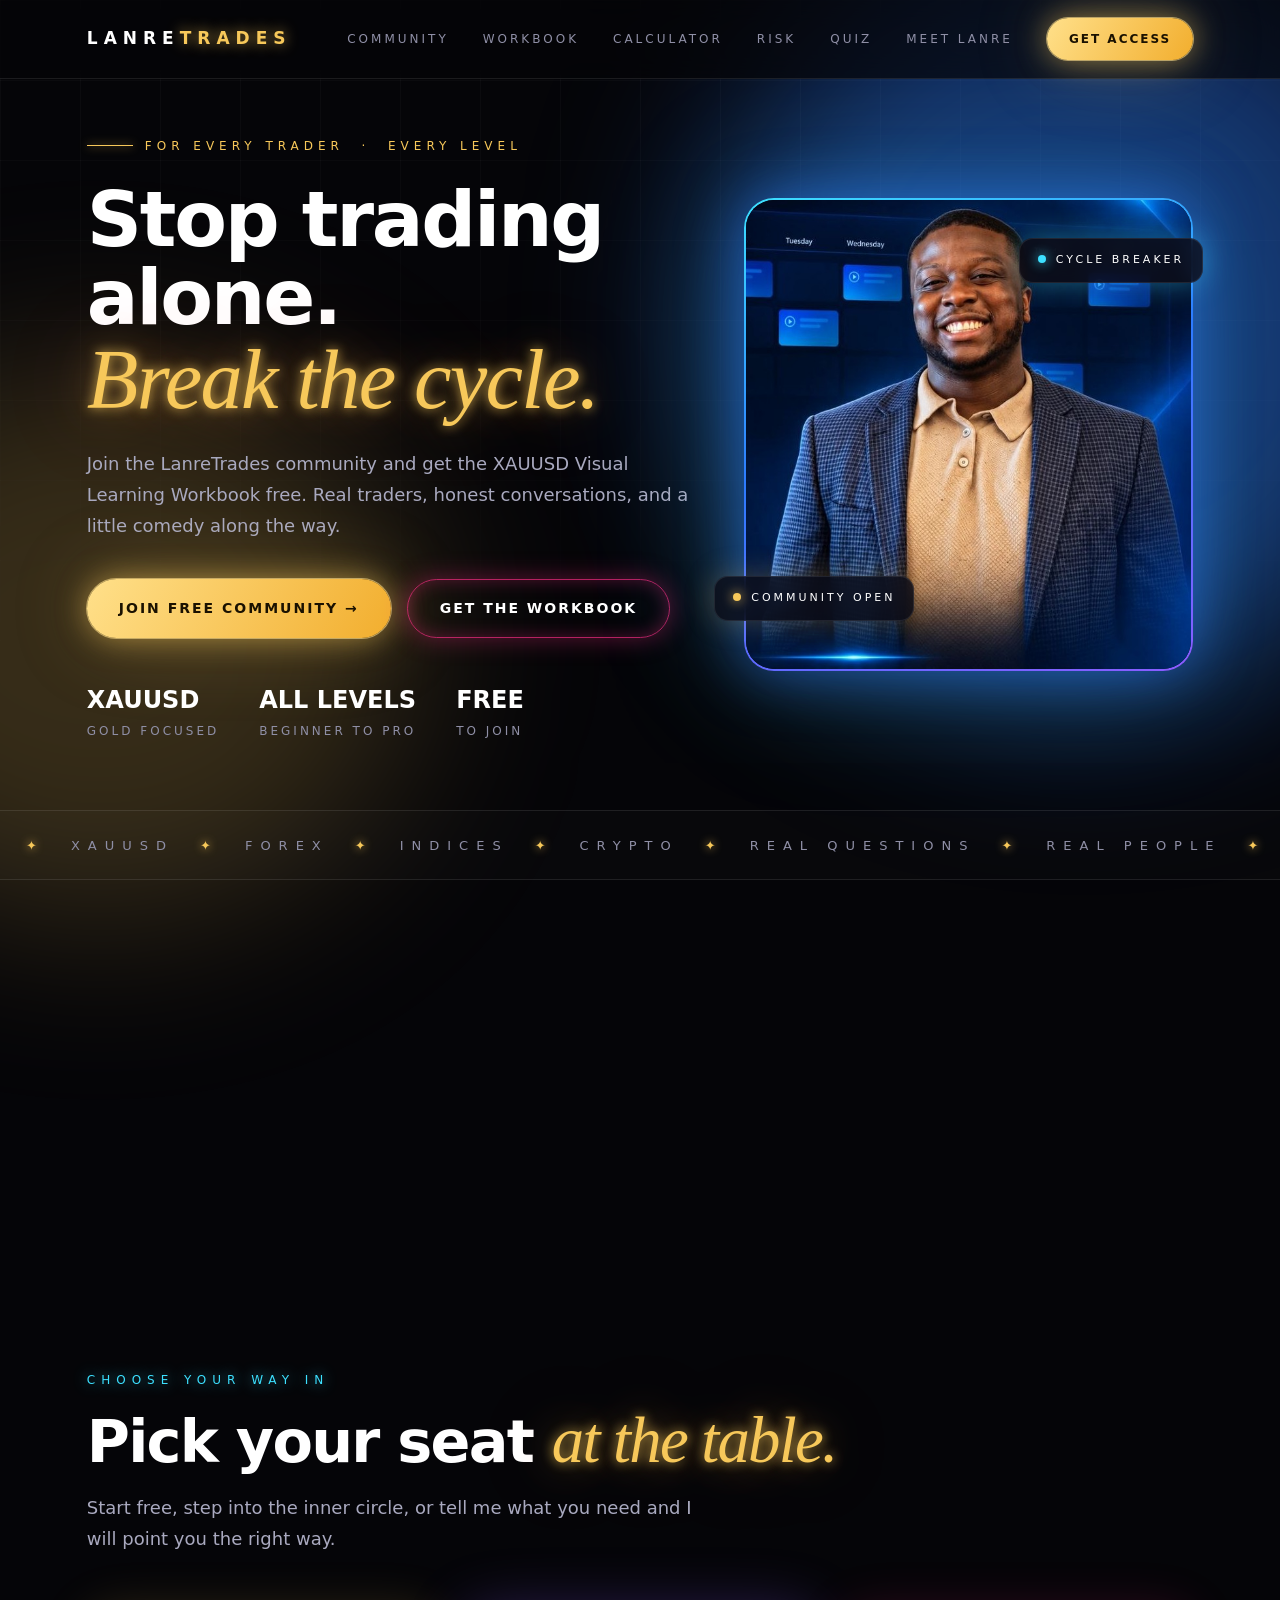
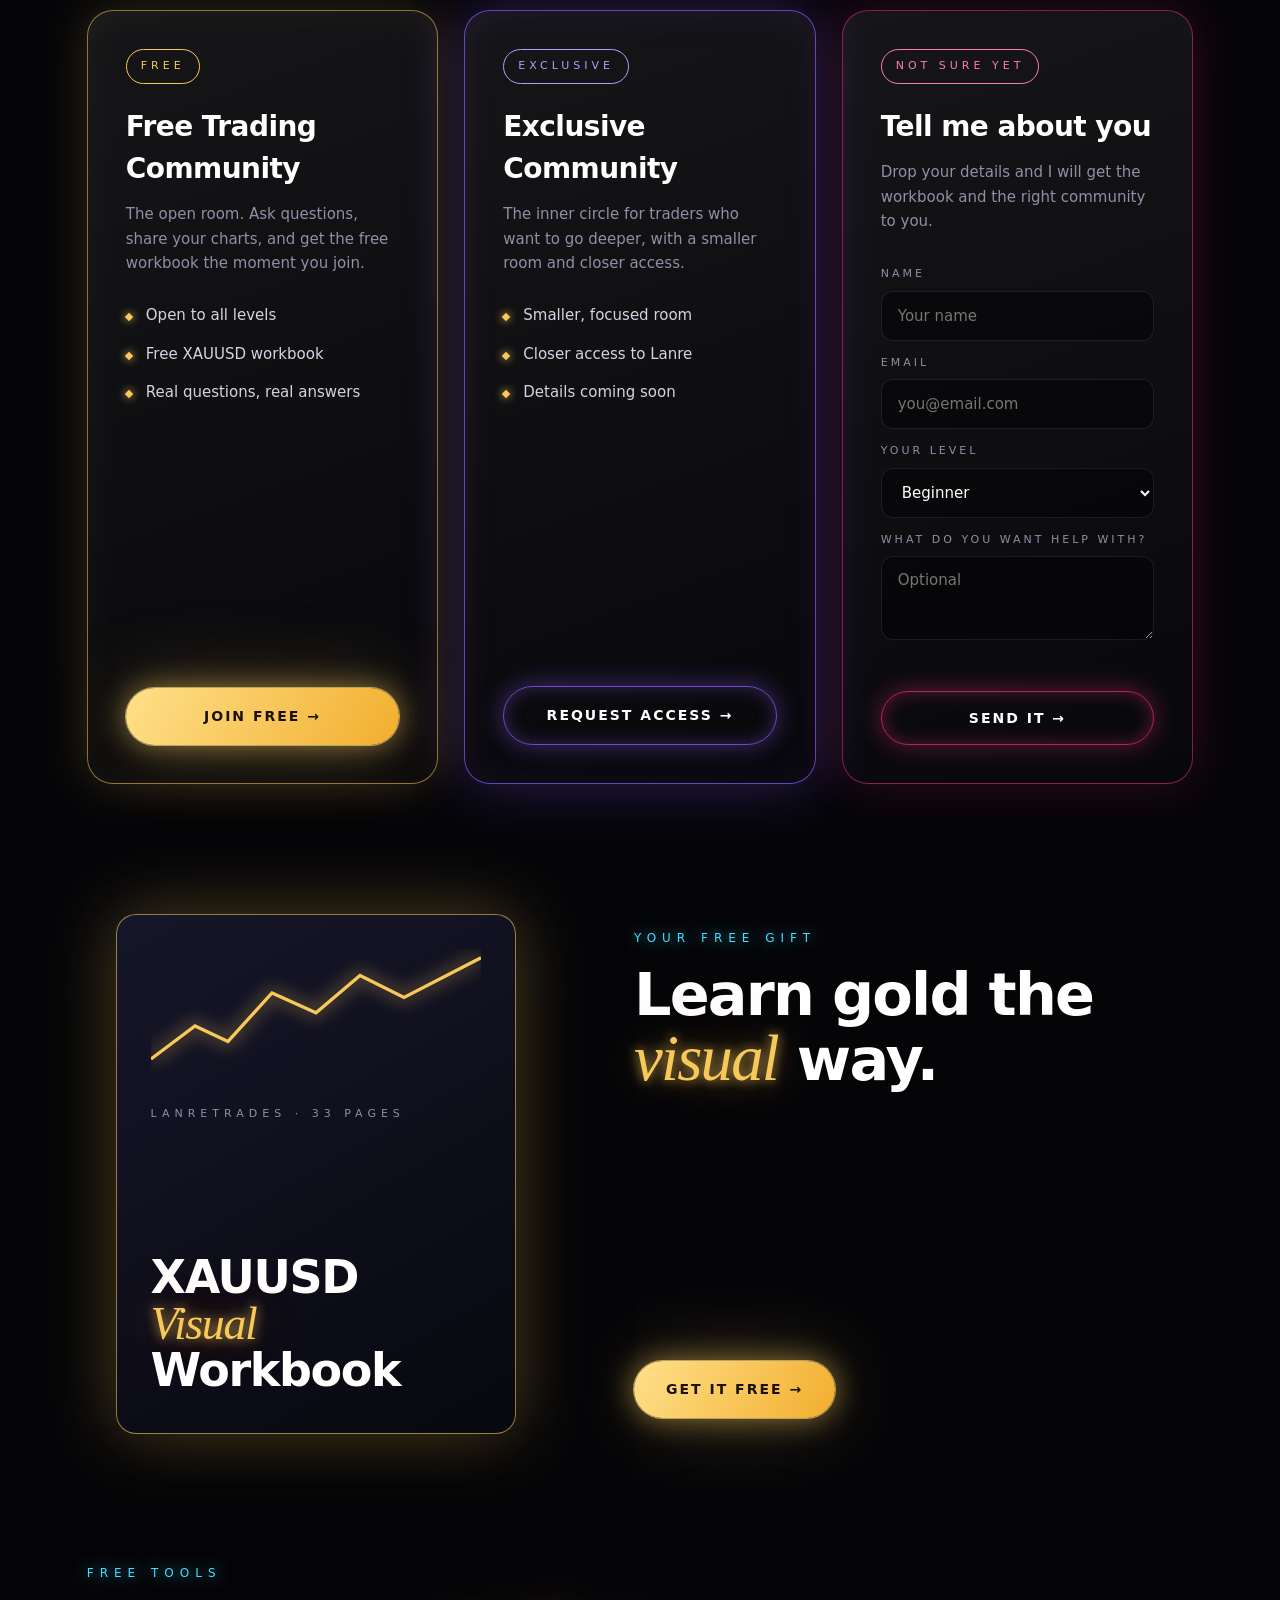
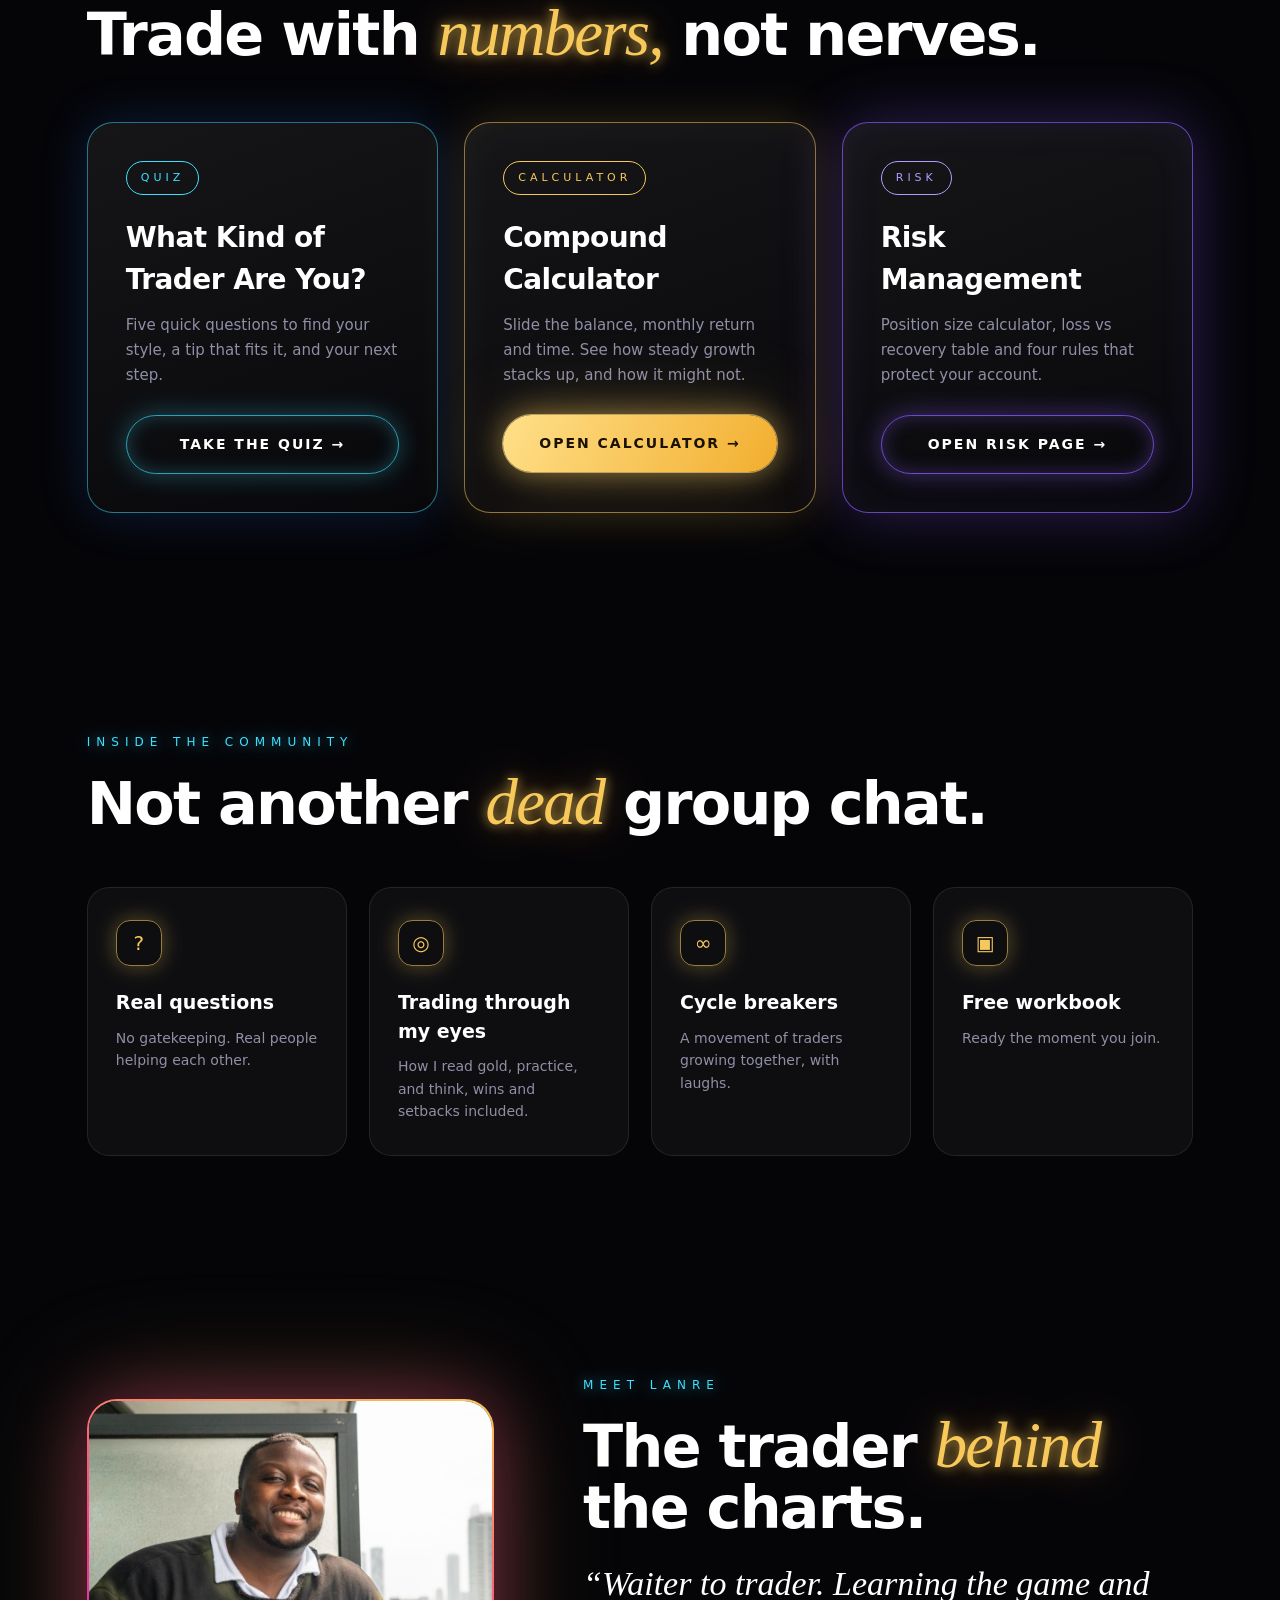
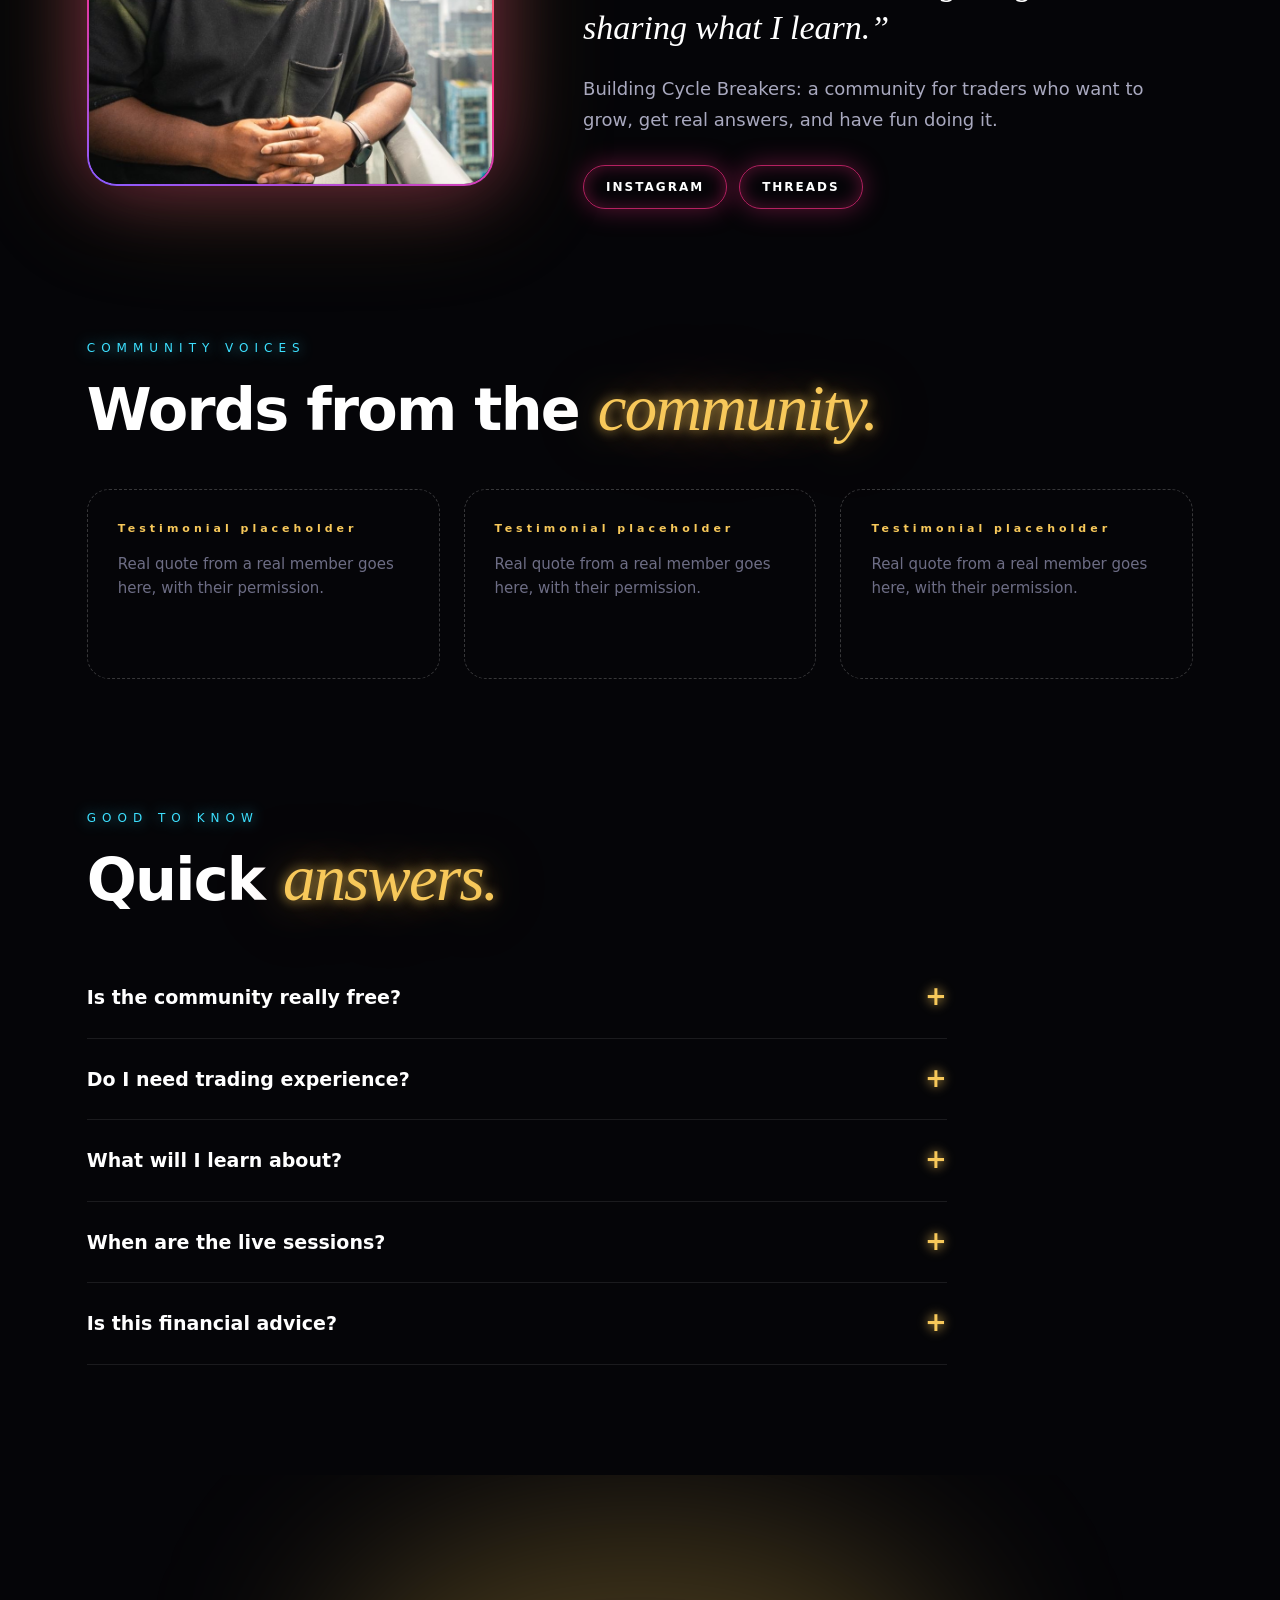
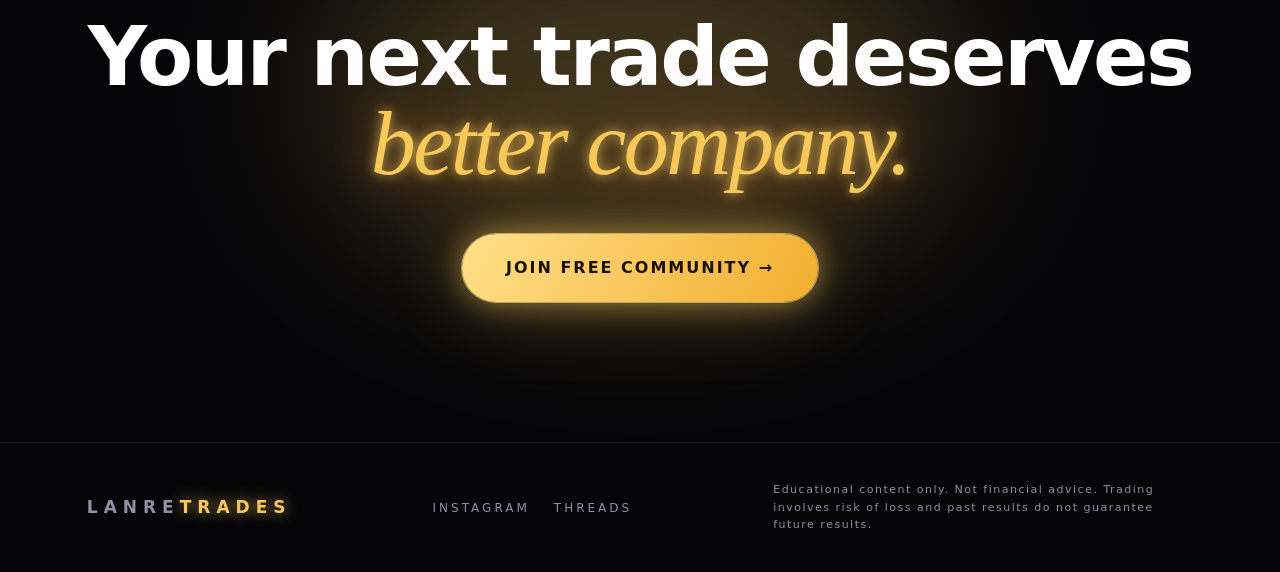
<file: index.html>
<!doctype html>
<html lang="en"><head>
<meta charset="utf-8"><meta name="viewport" content="width=device-width,initial-scale=1">
<title>LanreTrades | Stop trading alone. Break the cycle.</title>
<meta name="description" content="Join the LanreTrades community and get the free XAUUSD Visual Learning Workbook. For traders at every level.">
<meta property="og:title" content="LanreTrades | Break the cycle"><meta property="og:description" content="Free trading community and the XAUUSD Visual Learning Workbook.">
<link rel="stylesheet" href="css/style.css">
</head><body>
<header><div class="wrap"><nav>
 <a class="logo" href="index.html">LANRE<b>TRADES</b></a>
 <div class="links"><a href="#join">Community</a><a href="#workbook">Workbook</a><a href="calculator.html">Calculator</a><a href="risk.html">Risk</a><a href="quiz.html">Quiz</a><a href="#meet">Meet Lanre</a><a class="btn b1 sm" href="#join">Get Access</a></div>
</nav></div></header>

<div class="orb" style="left:55%;top:-60px;width:760px;height:760px;background:rgba(45,123,255,.42)"></div>
<div class="orb" style="left:-220px;top:360px;width:640px;height:560px;background:rgba(247,200,90,.2)"></div>

<main>
<div class="hero"><div class="wrap hero-grid">
 <div>
  <div class="eyebrow">For every trader &nbsp;·&nbsp; every level</div>
  <h1>Stop trading alone.<br><span class="serif neon">Break the cycle.</span></h1>
  <p class="lead">Join the LanreTrades community and get the XAUUSD Visual Learning Workbook free. Real traders, honest conversations, and a little comedy along the way.</p>
  <div class="cta"><a class="btn b1" data-link="freeCommunityUrl" href="#join">Join Free Community →</a><a class="btn b2" href="#workbook">Get the Workbook</a></div>
  <div class="trust"><div><b>XAUUSD</b>Gold focused</div><div><b>All levels</b>Beginner to pro</div><div><b>Free</b>To join</div></div>
 </div>
 <div style="position:relative">
  <div class="frame"><div class="in"><img src="assets/lanre-hero-blazer.jpg" alt="Lanre Adelekan, trading educator, smiling in a blue checked blazer"></div></div>
  <div class="chip" style="left:-30px;bottom:50px"><i></i>Community open</div>
  <div class="chip" style="right:-10px;top:40px;box-shadow:0 0 30px rgba(61,224,255,.4)"><i style="background:var(--cy);box-shadow:0 0 12px var(--cy)"></i>Cycle breaker</div>
 </div>
</div></div>

<div class="tick"><div><b>✦</b>XAUUSD<b>✦</b>Forex<b>✦</b>Indices<b>✦</b>Crypto<b>✦</b>Real questions<b>✦</b>Real people<b>✦</b>Break the cycle<b>✦</b>XAUUSD<b>✦</b>Forex<b>✦</b>Indices<b>✦</b>Crypto<b>✦</b>Real questions<b>✦</b>Real people<b>✦</b>Break the cycle<b>✦</b>XAUUSD<b>✦</b>Forex<b>✦</b>Indices<b>✦</b>Crypto<b>✦</b>Real questions<b>✦</b>Real people<b>✦</b>Break the cycle<b>✦</b>XAUUSD<b>✦</b>Forex<b>✦</b>Indices<b>✦</b>Crypto<b>✦</b>Real questions<b>✦</b>Real people<b>✦</b>Break the cycle</div></div>

<section style="padding-bottom:0"><div class="wrap">
 <div class="live" id="live">
  <div><div class="kick" style="margin-bottom:6px">Next live session</div><h3>Show up live. <span class="serif neon">Ask anything.</span></h3><div class="when" id="live-when">&nbsp;</div></div>
  <div class="cd" aria-label="Countdown to the next live session"><div><b id="cd-d">00</b><span>Days</span></div><div><b id="cd-h">00</b><span>Hours</span></div><div><b id="cd-m">00</b><span>Min</span></div><div><b id="cd-s">00</b><span>Sec</span></div></div>
  <a class="btn b1" data-link="freeCommunityUrl" href="#join">Join Free Community →</a>
 </div>
</div></section>

<section id="join"><div class="wrap">
 <div class="kick">Choose your way in</div>
 <h2>Pick your seat <span class="serif neon">at the table.</span></h2>
 <p class="lead">Start free, step into the inner circle, or tell me what you need and I will point you the right way.</p>
 <div class="three">
  <div class="card g"><span class="badge" style="color:var(--gold)">Free</span><h3>Free Trading Community</h3><p>The open room. Ask questions, share your charts, and get the free workbook the moment you join.</p>
   <ul><li>Open to all levels</li><li>Free XAUUSD workbook</li><li>Real questions, real answers</li></ul>
   <a class="btn b1" data-link="freeCommunityUrl" href="#join">Join Free →</a></div>
  <div class="card v"><span class="badge" style="color:#b59bff">Exclusive</span><h3>Exclusive Community</h3><p>The inner circle for traders who want to go deeper, with a smaller room and closer access.</p>
   <ul><li>Smaller, focused room</li><li>Closer access to Lanre</li><li>Details coming soon</li></ul>
   <a class="btn b3" data-link="exclusiveCommunityUrl" href="#join">Request Access →</a></div>
  <div class="card p"><span class="badge" style="color:#ff7ab8">Not sure yet</span><h3>Tell me about you</h3><p>Drop your details and I will get the workbook and the right community to you.</p>
   <form id="signup-form" style="margin-top:18px">
    <div class="field"><label for="f-name">Name</label><input id="f-name" name="name" type="text" required autocomplete="name" placeholder="Your name"></div>
    <div class="field"><label for="f-email">Email</label><input id="f-email" name="email" type="email" required autocomplete="email" placeholder="you@email.com"></div>
    <div class="field"><label for="f-level">Your level</label><select id="f-level" name="level"><option>Beginner</option><option>Intermediate</option><option>Advanced</option></select></div>
    <div class="field"><label for="f-help">What do you want help with?</label><textarea id="f-help" name="help" placeholder="Optional"></textarea></div>
    <div class="msg" role="status" aria-live="polite"></div>
    <button class="btn b2" type="submit" style="width:100%;margin-top:8px">Send it →</button>
   </form>
   <div class="thanks" id="thanks"><h3 class="neon">You are in. 🔥</h3><p>Check your email for your next step.</p></div>
  </div>
 </div>
</div></section>

<section id="workbook" style="padding-top:20px"><div class="wrap split">
 <div class="book"><svg viewBox="0 0 300 120"><polyline fill="none" stroke="#F7C85A" stroke-width="3" style="filter:drop-shadow(0 0 8px #F7C85A)" points="0,100 40,70 70,84 110,40 150,58 190,24 230,44 300,8"/></svg><div class="cap">LANRETRADES · 33 PAGES</div><div class="t">XAUUSD<br><span class="serif neon">Visual</span><br>Workbook</div></div>
 <div><div class="kick">Your free gift</div><h2>Learn gold the <span class="serif neon">visual</span> way.</h2>
  <div class="pts"><div><span>01</span>Schematic chart lessons you can actually follow</div><div><span>02</span>Practice prompts to test your own reading</div><div><span>03</span>Built for every level, first trade to funded</div></div>
  <div style="margin-top:36px"><a class="btn b1" data-link="workbookUrl" data-fallback="#join" href="#join">Get It Free →</a></div></div>
</div></section>

<section style="padding-top:20px"><div class="wrap">
 <div class="kick">Free tools</div><h2>Trade with <span class="serif neon">numbers,</span> not nerves.</h2>
 <div class="three">
  <div class="card" style="border-color:rgba(61,224,255,.5);box-shadow:0 0 50px rgba(45,123,255,.2)"><span class="badge" style="color:var(--cy)">Quiz</span><h3>What Kind of Trader Are You?</h3><p>Five quick questions to find your style, a tip that fits it, and your next step.</p><a class="btn b2" style="margin-top:28px;border-color:rgba(61,224,255,.7);box-shadow:inset 0 0 18px rgba(61,224,255,.25),0 0 26px rgba(61,224,255,.3)" href="quiz.html">Take the Quiz →</a></div>
  <div class="card g"><span class="badge" style="color:var(--gold)">Calculator</span><h3>Compound Calculator</h3><p>Slide the balance, monthly return and time. See how steady growth stacks up, and how it might not.</p><a class="btn b1" style="margin-top:28px" href="calculator.html">Open Calculator →</a></div>
  <div class="card v"><span class="badge" style="color:#b59bff">Risk</span><h3>Risk Management</h3><p>Position size calculator, loss vs recovery table and four rules that protect your account.</p><a class="btn b3" style="margin-top:28px" href="risk.html">Open Risk Page →</a></div>
 </div>
</div></section>

<section><div class="wrap">
 <div class="kick">Inside the community</div><h2>Not another <span class="serif neon">dead</span> group chat.</h2>
 <div class="grid4">
  <div class="g4"><div class="ic">?</div><h4>Real questions</h4><p>No gatekeeping. Real people helping each other.</p></div>
  <div class="g4"><div class="ic">◎</div><h4>Trading through my eyes</h4><p>How I read gold, practice, and think, wins and setbacks included.</p></div>
  <div class="g4"><div class="ic">∞</div><h4>Cycle breakers</h4><p>A movement of traders growing together, with laughs.</p></div>
  <div class="g4"><div class="ic">▣</div><h4>Free workbook</h4><p>Ready the moment you join.</p></div>
 </div>
</div></section>

<section id="meet"><div class="wrap split" style="grid-template-columns:.8fr 1.2fr">
 <div class="frame portrait" style="max-width:440px"><div class="in"><img src="assets/lanre-balcony.jpg" alt="Lanre Adelekan smiling on a balcony with a city skyline behind him" loading="lazy"></div></div>
 <div><div class="kick">Meet Lanre</div><h2>The trader <span class="serif neon">behind</span> the charts.</h2>
  <div class="quote serif">“Waiter to trader. Learning the game and sharing what I learn.”</div>
  <p class="lead" style="margin-top:0">Building Cycle Breakers: a community for traders who want to grow, get real answers, and have fun doing it.</p>
  <div class="socials"><a class="btn b2 sm" data-social="instagram">Instagram</a><a class="btn b2 sm" data-social="tiktok">TikTok</a><a class="btn b2 sm" data-social="youtube">YouTube</a><a class="btn b2 sm" data-social="threads">Threads</a></div>
 </div>
</div></section>

<section style="padding-top:20px"><div class="wrap">
 <div class="kick">Community voices</div><h2>Words from the <span class="serif neon">community.</span></h2>
 <div class="tms"><div class="tm"><b>Testimonial placeholder</b>Real quote from a real member goes here, with their permission.</div><div class="tm"><b>Testimonial placeholder</b>Real quote from a real member goes here, with their permission.</div><div class="tm"><b>Testimonial placeholder</b>Real quote from a real member goes here, with their permission.</div></div>
</div></section>

<section style="padding-top:20px"><div class="wrap">
 <div class="kick">Good to know</div><h2>Quick <span class="serif neon">answers.</span></h2>
 <div class="faq">
  <details><summary>Is the community really free?</summary><p>Yes. The free trading community and the XAUUSD Visual Learning Workbook cost nothing to join. Follow the two steps in the Join popup.</p></details>
  <details><summary>Do I need trading experience?</summary><p>No. The community is open to every level, from your very first chart to traders who are already consistent.</p></details>
  <details><summary>What will I learn about?</summary><p>The focus is gold (XAUUSD), plus mindset, risk management and real conversations about trading. The workbook teaches break and retest with visual, step by step charts.</p></details>
  <details><summary>When are the live sessions?</summary><p>Live sessions run on Tuesdays and Thursdays. The countdown near the top of this page shows the next one in your own time zone.</p></details>
  <details><summary>Is this financial advice?</summary><p>No. Everything here is educational. Trading involves risk of loss, and nothing on this site is a promise of results.</p></details>
 </div>
</div></section>

<div class="final"><div class="orb" style="left:25%;top:40px;width:50%;height:360px;background:rgba(247,200,90,.25)"></div>
 <div class="wrap"><h2>Your next trade deserves<br><span class="serif neon">better company.</span></h2>
 <div style="margin-top:44px"><a class="btn b1" style="padding:22px 44px;font-size:16px" data-link="freeCommunityUrl" href="#join">Join Free Community →</a></div></div>
</div>
</main>

<footer><div class="wrap"><a class="logo" href="index.html">LANRE<b>TRADES</b></a>
 <div class="fs"><a data-social="instagram">Instagram</a><a data-social="tiktok">TikTok</a><a data-social="youtube">YouTube</a><a data-social="threads">Threads</a></div>
 <div class="disc">Educational content only. Not financial advice. Trading involves risk of loss and past results do not guarantee future results.</div></div></footer>
<div id="sticky-join"><button type="button" class="btn b1">Join Free Community →</button></div>
<script>document.body.classList.add('has-sticky')</script>
<script src="js/config.js"></script><script src="js/main.js"></script><script src="js/extras.js"></script>
</body></html>
</file>
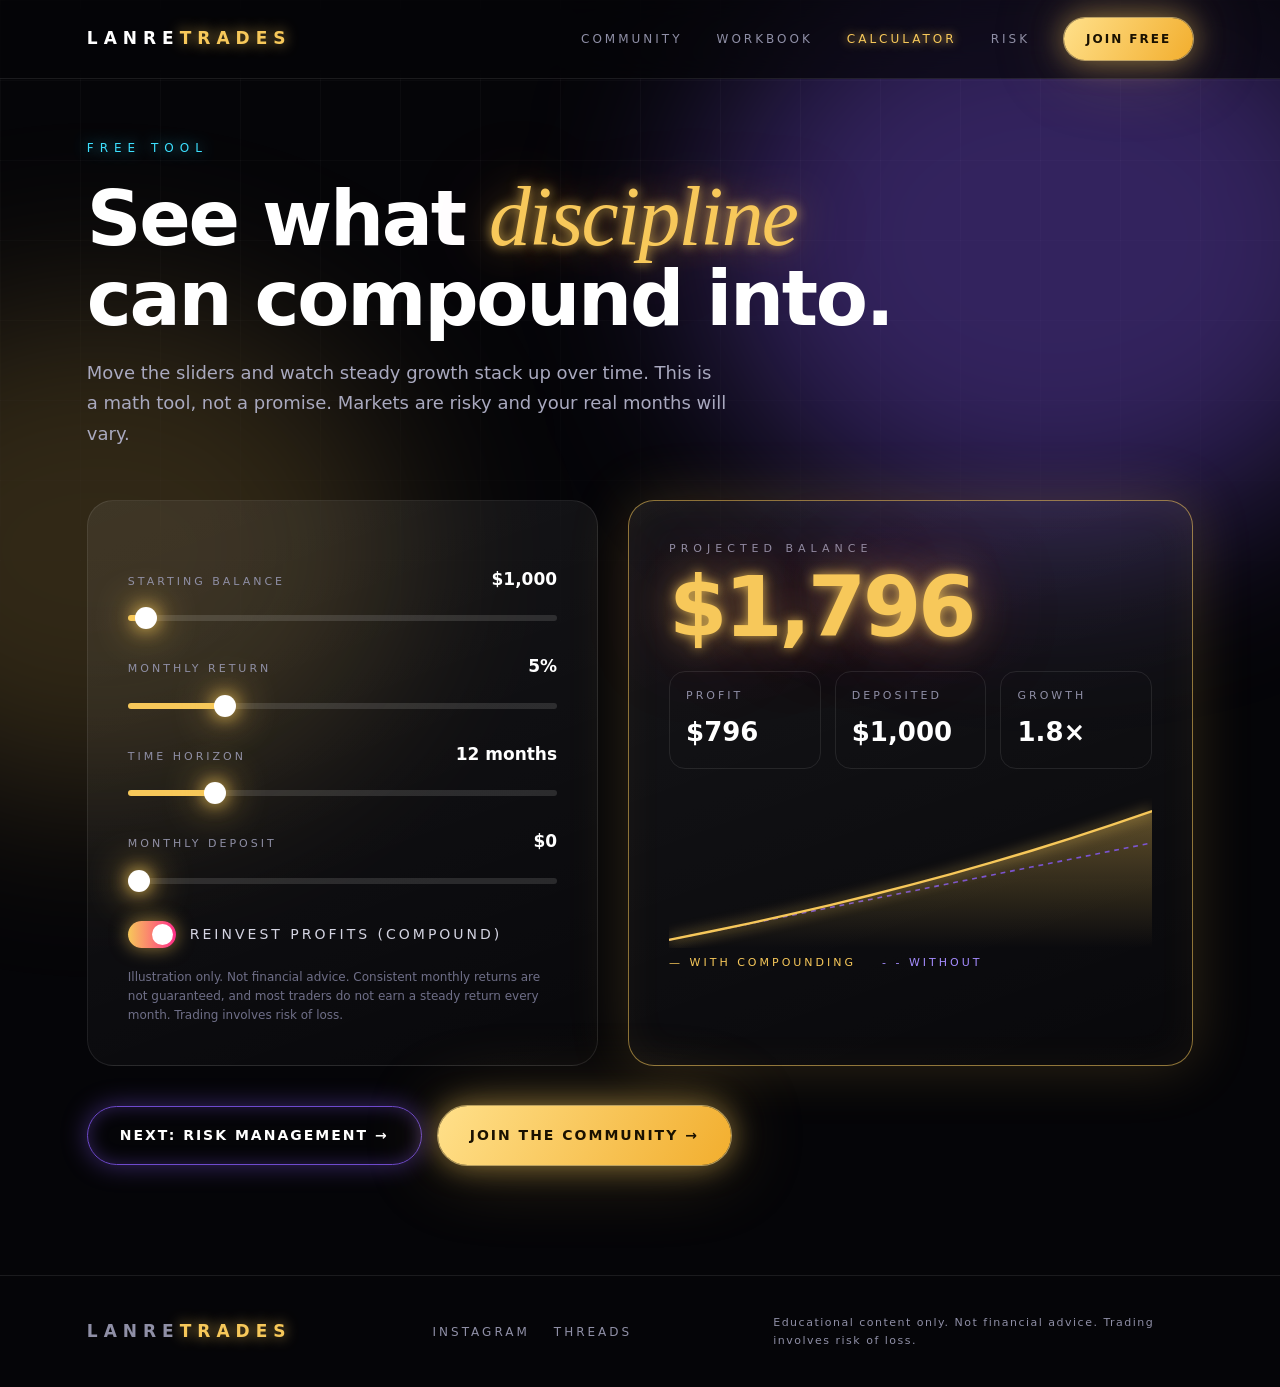
<file: calculator.html>
<!doctype html>
<html lang="en"><head>
<meta charset="utf-8"><meta name="viewport" content="width=device-width,initial-scale=1">
<title>Compound Calculator | LanreTrades</title>
<meta name="description" content="See what steady monthly growth can compound into. A free illustration tool from LanreTrades.">
<link rel="stylesheet" href="css/style.css">
</head><body>
<header><div class="wrap"><nav>
 <a class="logo" href="index.html">LANRE<b>TRADES</b></a>
 <div class="links"><a href="index.html#join">Community</a><a href="index.html#workbook">Workbook</a><a class="on" href="calculator.html">Calculator</a><a href="risk.html">Risk</a><a class="btn b1 sm" data-link="freeCommunityUrl" data-fallback="index.html#join" href="index.html#join">Join Free</a></div>
</nav></div></header>
<div class="orb" style="left:55%;top:-60px;width:700px;height:600px;background:rgba(138,92,255,.35)"></div>
<div class="orb" style="left:-200px;top:300px;width:600px;height:500px;background:rgba(247,200,90,.18)"></div>
<main><section style="padding-top:60px"><div class="wrap">
 <div class="kick">Free tool</div>
 <h1 style="font-size:clamp(40px,6vw,76px)">See what <span class="serif neon">discipline</span><br>can compound into.</h1>
 <p class="lead">Move the sliders and watch steady growth stack up over time. This is a math tool, not a promise. Markets are risky and your real months will vary.</p>
 <div class="panel" id="calc">
  <div class="box">
   <div class="sl"><div class="top"><span>Starting balance</span><b id="o-bal"></b></div><input id="c-bal" type="range" min="100" max="50000" step="100" value="1000"></div>
   <div class="sl"><div class="top"><span>Monthly return</span><b id="o-rate"></b></div><input id="c-rate" type="range" min="1" max="20" step="1" value="5"></div>
   <div class="sl"><div class="top"><span>Time horizon</span><b id="o-mon"></b></div><input id="c-mon" type="range" min="1" max="60" step="1" value="12"></div>
   <div class="sl"><div class="top"><span>Monthly deposit</span><b id="o-dep"></b></div><input id="c-dep" type="range" min="0" max="5000" step="50" value="0"></div>
   <label class="tog"><input id="c-comp" type="checkbox" checked><span class="sw"></span>Reinvest profits (compound)</label>
   <p class="note">Illustration only. Not financial advice. Consistent monthly returns are not guaranteed, and most traders do not earn a steady return every month. Trading involves risk of loss.</p>
  </div>
  <div class="box g">
   <div class="lab" style="letter-spacing:5px">Projected balance</div>
   <div class="big neon" id="proj">$0</div>
   <div class="stats"><div>Profit<b id="pf">$0</b></div><div>Deposited<b id="dp">$0</b></div><div>Growth<b id="gr">0×</b></div></div>
   <svg class="chart" viewBox="0 0 600 190" preserveAspectRatio="none" aria-label="Balance growth chart"><defs><linearGradient id="ag" x1="0" y1="0" x2="0" y2="1"><stop offset="0" stop-color="#F7C85A" stop-opacity=".35"/><stop offset="1" stop-color="#F7C85A" stop-opacity="0"/></linearGradient></defs><path id="area" fill="url(#ag)"/><polyline id="flat" fill="none" stroke="#8A5CFF" stroke-width="2" stroke-dasharray="6 6" opacity=".8"/><polyline id="line" fill="none" stroke="#F7C85A" stroke-width="3" style="filter:drop-shadow(0 0 8px #F7C85A)"/></svg>
   <div class="legend"><span id="l1" style="color:var(--gold)"></span><span id="l2" style="color:#a58cff"></span></div>
  </div>
 </div>
 <div style="margin-top:40px;display:flex;gap:16px;flex-wrap:wrap"><a class="btn b3" href="risk.html">Next: Risk Management →</a><a class="btn b1" data-link="freeCommunityUrl" data-fallback="index.html#join" href="index.html#join">Join the Community →</a></div>
</div></section></main>
<footer><div class="wrap"><a class="logo" href="index.html">LANRE<b>TRADES</b></a><div class="fs"><a data-social="instagram">Instagram</a><a data-social="tiktok">TikTok</a><a data-social="youtube">YouTube</a><a data-social="threads">Threads</a></div><div class="disc">Educational content only. Not financial advice. Trading involves risk of loss.</div></div></footer>
<script src="js/config.js"></script><script src="js/main.js"></script>
</body></html>
</file>
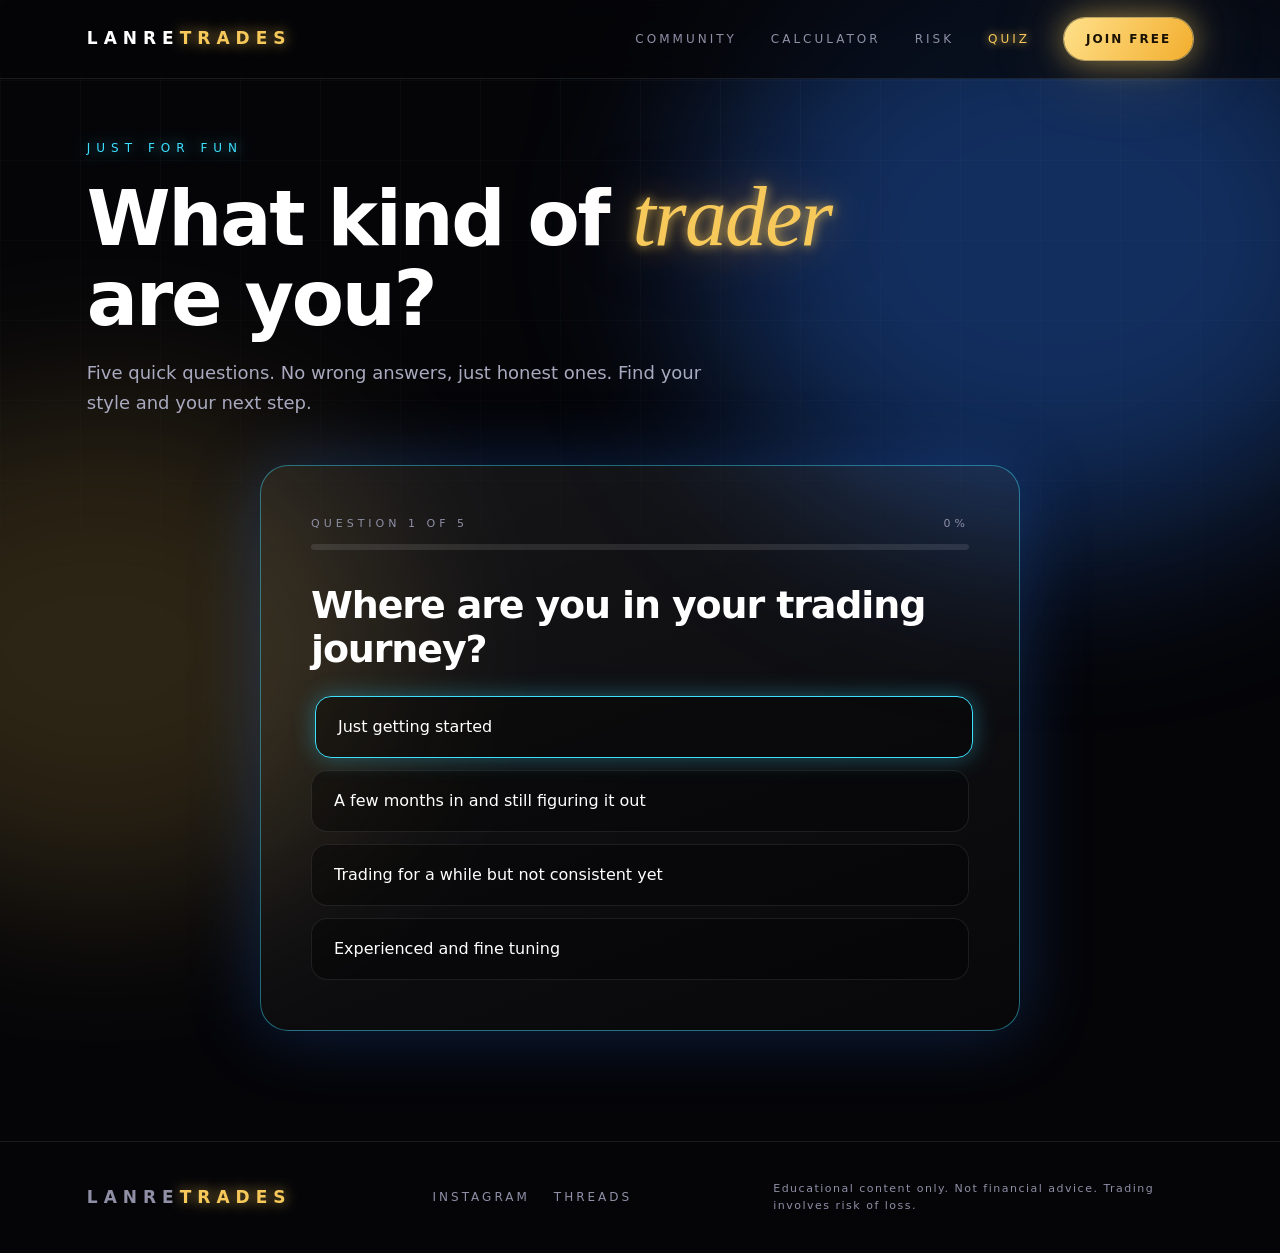
<file: quiz.html>
<!doctype html>
<html lang="en"><head>
<meta charset="utf-8"><meta name="viewport" content="width=device-width,initial-scale=1">
<title>What Kind of Trader Are You? | LanreTrades</title>
<meta name="description" content="A quick, fun five question quiz to find your trading style and your next step.">
<link rel="stylesheet" href="css/style.css">
</head><body>
<header><div class="wrap"><nav>
 <a class="logo" href="index.html">LANRE<b>TRADES</b></a>
 <div class="links"><a href="index.html#join">Community</a><a href="calculator.html">Calculator</a><a href="risk.html">Risk</a><a class="on" href="quiz.html">Quiz</a><a class="btn b1 sm" data-link="freeCommunityUrl" data-fallback="index.html#join" href="index.html#join">Join Free</a></div>
</nav></div></header>
<div class="orb" style="left:55%;top:-60px;width:700px;height:600px;background:rgba(45,123,255,.35)"></div>
<div class="orb" style="left:-200px;top:400px;width:600px;height:500px;background:rgba(247,200,90,.16)"></div>
<main><section style="padding-top:60px"><div class="wrap">
 <div class="kick">Just for fun</div>
 <h1 style="font-size:clamp(38px,6vw,76px)">What kind of <span class="serif neon">trader</span><br>are you?</h1>
 <p class="lead">Five quick questions. No wrong answers, just honest ones. Find your style and your next step.</p>
 <div class="q-card" id="quiz" aria-live="polite"></div>
</div></section></main>
<footer><div class="wrap"><a class="logo" href="index.html">LANRE<b>TRADES</b></a><div class="fs"><a data-social="instagram">Instagram</a><a data-social="tiktok">TikTok</a><a data-social="youtube">YouTube</a><a data-social="threads">Threads</a></div><div class="disc">Educational content only. Not financial advice. Trading involves risk of loss.</div></div></footer>
<script src="js/config.js"></script><script src="js/main.js"></script><script src="js/extras.js"></script><script src="js/quiz.js"></script>
</body></html>
</file>
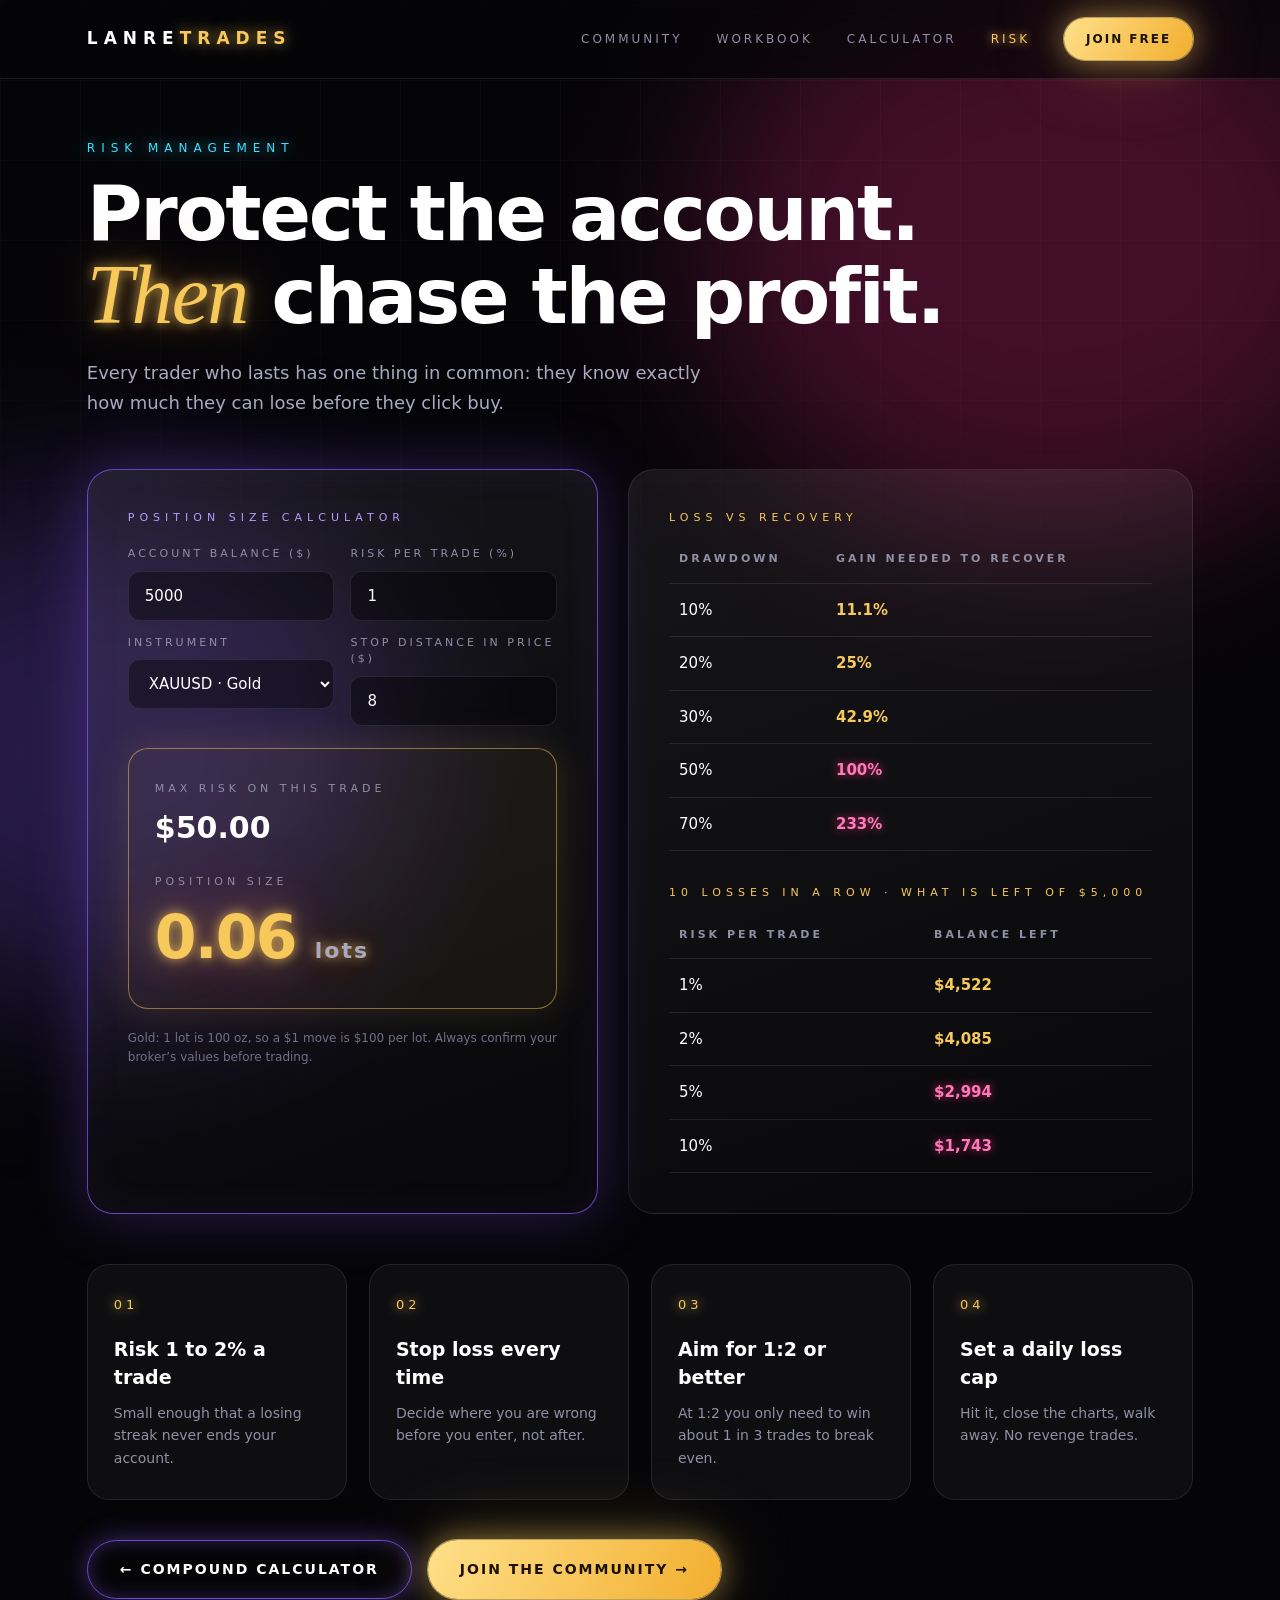
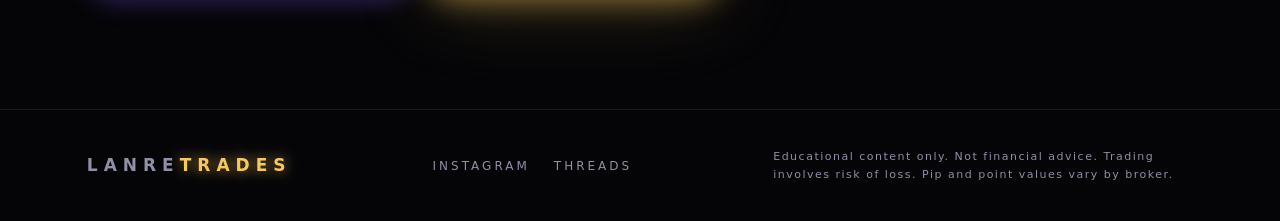
<file: risk.html>
<!doctype html>
<html lang="en"><head>
<meta charset="utf-8"><meta name="viewport" content="width=device-width,initial-scale=1">
<title>Risk Management | LanreTrades</title>
<meta name="description" content="Free position size calculator, drawdown recovery table and four risk rules from LanreTrades.">
<link rel="stylesheet" href="css/style.css">
</head><body>
<header><div class="wrap"><nav>
 <a class="logo" href="index.html">LANRE<b>TRADES</b></a>
 <div class="links"><a href="index.html#join">Community</a><a href="index.html#workbook">Workbook</a><a href="calculator.html">Calculator</a><a class="on" href="risk.html">Risk</a><a class="btn b1 sm" data-link="freeCommunityUrl" data-fallback="index.html#join" href="index.html#join">Join Free</a></div>
</nav></div></header>
<div class="orb" style="left:55%;top:-60px;width:700px;height:600px;background:rgba(255,46,136,.25)"></div>
<div class="orb" style="left:-200px;top:500px;width:600px;height:500px;background:rgba(138,92,255,.25)"></div>
<main><section style="padding-top:60px"><div class="wrap">
 <div class="kick">Risk management</div>
 <h1 style="font-size:clamp(40px,6vw,76px)">Protect the account.<br><span class="serif neon">Then</span> chase the profit.</h1>
 <p class="lead">Every trader who lasts has one thing in common: they know exactly how much they can lose before they click buy.</p>

 <div class="panel" id="risk">
  <div class="box v">
   <div class="sub" style="color:#b59bff">Position size calculator</div>
   <div class="row2"><div class="field"><label for="r-bal">Account balance ($)</label><input id="r-bal" type="number" min="1" step="any" value="5000"></div><div class="field"><label for="r-pct">Risk per trade (%)</label><input id="r-pct" type="number" min="0.1" max="100" step="0.1" value="1"></div></div>
   <div class="row2"><div class="field"><label for="r-ins">Instrument</label><select id="r-ins"><option value="XAUUSD">XAUUSD · Gold</option><option value="EURUSD">EURUSD</option><option value="GBPUSD">GBPUSD</option><option value="US30">US30</option><option value="NAS100">NAS100</option></select></div><div class="field"><label for="r-stop" id="r-stoplab">Stop distance</label><input id="r-stop" type="number" min="0" step="any" value="8"></div></div>
   <div class="res"><small>Max risk on this trade</small><div style="font-size:30px;font-weight:800;margin:6px 0 18px" id="r-risk">$0</div><small>Position size</small><div class="v1 neon"><span id="r-lots">0.00</span> <span class="u">lots</span></div></div>
   <p class="note" id="r-note"></p>
  </div>
  <div class="box">
   <div class="sub" style="color:var(--gold)">Loss vs recovery</div>
   <table><tr><th>Drawdown</th><th>Gain needed to recover</th></tr>
    <tr><td>10%</td><td class="gd">11.1%</td></tr><tr><td>20%</td><td class="gd">25%</td></tr><tr><td>30%</td><td class="gd">42.9%</td></tr><tr><td>50%</td><td class="hot">100%</td></tr><tr><td>70%</td><td class="hot">233%</td></tr></table>
   <div class="sub" style="color:var(--gold);margin-top:34px">10 losses in a row · what is left of <span id="r-sbal"></span></div>
   <table><tr><th>Risk per trade</th><th>Balance left</th></tr><tbody id="streak"></tbody></table>
  </div>
 </div>

 <div class="rules">
  <div class="rule"><div class="n">01</div><h4>Risk 1 to 2% a trade</h4><p>Small enough that a losing streak never ends your account.</p></div>
  <div class="rule"><div class="n">02</div><h4>Stop loss every time</h4><p>Decide where you are wrong before you enter, not after.</p></div>
  <div class="rule"><div class="n">03</div><h4>Aim for 1:2 or better</h4><p>At 1:2 you only need to win about 1 in 3 trades to break even.</p></div>
  <div class="rule"><div class="n">04</div><h4>Set a daily loss cap</h4><p>Hit it, close the charts, walk away. No revenge trades.</p></div>
 </div>
 <div style="margin-top:40px;display:flex;gap:16px;flex-wrap:wrap"><a class="btn b3" href="calculator.html">← Compound Calculator</a><a class="btn b1" data-link="freeCommunityUrl" data-fallback="index.html#join" href="index.html#join">Join the Community →</a></div>
</div></section></main>
<footer><div class="wrap"><a class="logo" href="index.html">LANRE<b>TRADES</b></a><div class="fs"><a data-social="instagram">Instagram</a><a data-social="tiktok">TikTok</a><a data-social="youtube">YouTube</a><a data-social="threads">Threads</a></div><div class="disc">Educational content only. Not financial advice. Trading involves risk of loss. Pip and point values vary by broker.</div></div></footer>
<script src="js/config.js"></script><script src="js/main.js"></script>
</body></html>
</file>
<file: css/style.css>
:root{--gold:#F7C85A;--pink:#FF2E88;--volt:#8A5CFF;--cy:#3DE0FF;--blue:#2D7BFF;--bg:#050508;--line:rgba(255,255,255,.09);--mut:#8f8fa6;--text:#fff}
*{box-sizing:border-box;margin:0;padding:0}
html{scroll-behavior:smooth}
body{background:var(--bg);color:var(--text);font-family:'Segoe UI',system-ui,-apple-system,Arial,sans-serif;line-height:1.5;overflow-x:hidden;-webkit-font-smoothing:antialiased}
body:before{content:"";position:fixed;inset:0;z-index:-2;background-image:linear-gradient(rgba(255,255,255,.03) 1px,transparent 1px),linear-gradient(90deg,rgba(255,255,255,.03) 1px,transparent 1px);background-size:80px 80px;mask-image:linear-gradient(#000,transparent 85%);-webkit-mask-image:linear-gradient(#000,transparent 85%)}
.orb{position:absolute;border-radius:50%;filter:blur(90px);z-index:-1;pointer-events:none}
a{color:inherit;text-decoration:none}
img{max-width:100%;display:block}
.serif{font-family:Georgia,'Times New Roman',serif;font-style:italic;font-weight:400}
.neon{color:var(--gold);text-shadow:0 0 12px rgba(247,200,90,.8),0 0 40px rgba(247,200,90,.45),0 0 90px rgba(255,46,136,.35)}
.wrap{max-width:1260px;margin:0 auto;padding:0 clamp(20px,6vw,90px)}
header{position:sticky;top:0;z-index:50;background:rgba(5,5,8,.7);backdrop-filter:blur(14px);-webkit-backdrop-filter:blur(14px);border-bottom:1px solid var(--line)}
nav{display:flex;justify-content:space-between;align-items:center;padding:18px 0}
.logo{font-weight:800;letter-spacing:6px;font-size:17px}.logo b{color:var(--gold);text-shadow:0 0 14px rgba(247,200,90,.8)}
.links{display:flex;gap:34px;align-items:center;font-size:12px;letter-spacing:3px;color:var(--mut);text-transform:uppercase}
.links a:hover,.links a.on{color:var(--gold);text-shadow:0 0 10px var(--gold)}
.btn{display:inline-flex;align-items:center;justify-content:center;gap:12px;padding:18px 32px;border-radius:999px;font-weight:700;font-size:14px;letter-spacing:2px;text-transform:uppercase;border:0;cursor:pointer;font-family:inherit;transition:transform .2s,box-shadow .2s;color:#fff;background:transparent}
.btn:hover{transform:translateY(-2px)}
.b1{background:linear-gradient(120deg,#FFE08A,#F2AE2E);color:#1a1100;box-shadow:0 0 0 1px rgba(255,224,138,.6),0 0 30px rgba(247,200,90,.55),0 0 80px rgba(247,200,90,.25)}
.b2{border:1px solid rgba(255,46,136,.7);box-shadow:inset 0 0 18px rgba(255,46,136,.3),0 0 26px rgba(255,46,136,.35)}
.b3{border:1px solid rgba(138,92,255,.8);box-shadow:inset 0 0 18px rgba(138,92,255,.3),0 0 26px rgba(138,92,255,.4)}
.sm{padding:12px 22px;font-size:12px}
.eyebrow{display:inline-flex;align-items:center;gap:12px;font-size:12px;letter-spacing:5px;color:var(--gold);text-transform:uppercase}
.eyebrow:before{content:"";width:46px;height:1px;background:var(--gold);box-shadow:0 0 10px var(--gold)}
.kick{font-size:12px;letter-spacing:6px;color:var(--cy);text-transform:uppercase;text-shadow:0 0 14px rgba(61,224,255,.8);margin-bottom:18px}
h1,h2{font-weight:800;line-height:1.02;letter-spacing:-.03em}
h1{font-size:clamp(42px,6vw,84px)}h1 .serif{font-size:1.1em;letter-spacing:-.02em}
h2{font-size:clamp(34px,4.6vw,62px)}h2 .serif{font-size:1.1em}
.lead{color:#a9a9bf;font-size:18px;line-height:1.7;max-width:640px;margin-top:20px}
section{position:relative;padding:clamp(60px,9vw,110px) 0}
.hero{position:relative;padding:50px 0 70px}
.hero-grid{display:grid;grid-template-columns:1.15fr .85fr;gap:50px;align-items:center}
.hero h1{margin:26px 0}
.cta{display:flex;gap:16px;margin-top:38px;flex-wrap:wrap}
.trust{display:flex;gap:40px;margin-top:44px;color:var(--mut);font-size:12px;letter-spacing:3px;text-transform:uppercase;flex-wrap:wrap}
.trust b{display:block;color:#fff;font-size:24px;letter-spacing:0;margin-bottom:4px}
.frame{position:relative;border-radius:30px;padding:2px;background:linear-gradient(160deg,var(--cy),var(--blue) 45%,var(--volt));box-shadow:0 0 60px rgba(45,123,255,.55),0 0 140px rgba(61,224,255,.28);aspect-ratio:.95}
.frame .in{position:relative;height:100%;border-radius:28px;overflow:hidden;background:#0a0a12}
.frame img{width:100%;height:100%;object-fit:cover;object-position:50% 100%}

.frame.portrait{aspect-ratio:1.05;background:linear-gradient(200deg,var(--gold),var(--pink) 55%,var(--volt));box-shadow:0 0 70px rgba(255,46,136,.35),0 0 120px rgba(247,200,90,.25)}

.frame.portrait img{object-position:30% 30%}
.chip{position:absolute;padding:13px 18px;border-radius:14px;background:rgba(14,14,22,.78);backdrop-filter:blur(10px);border:1px solid var(--line);font-size:11px;letter-spacing:3px;text-transform:uppercase;box-shadow:0 0 30px rgba(247,200,90,.25)}
.chip i{display:inline-block;width:8px;height:8px;border-radius:50%;background:var(--gold);box-shadow:0 0 12px var(--gold);margin-right:10px}
.tick{border-top:1px solid var(--line);border-bottom:1px solid var(--line);padding:22px 0;overflow:hidden;background:rgba(255,255,255,.015)}
.tick div{display:inline-block;white-space:nowrap;font-size:13px;letter-spacing:8px;color:var(--mut);text-transform:uppercase;animation:slide 40s linear infinite}
.tick b{color:var(--gold);margin:0 26px;text-shadow:0 0 10px var(--gold)}
@keyframes slide{to{transform:translateX(-50%)}}
.three{display:grid;grid-template-columns:repeat(3,1fr);gap:26px;margin-top:56px}
.two-up{display:grid;grid-template-columns:repeat(2,1fr);gap:26px;margin-top:50px}
.card{border-radius:26px;padding:38px;background:linear-gradient(160deg,rgba(255,255,255,.07),rgba(255,255,255,.015));border:1px solid var(--line);display:flex;flex-direction:column}
.card.g{border-color:rgba(247,200,90,.55);box-shadow:0 0 50px rgba(247,200,90,.18),inset 0 0 40px rgba(247,200,90,.05)}
.card.v{border-color:rgba(138,92,255,.7);box-shadow:0 0 60px rgba(138,92,255,.3),inset 0 0 40px rgba(138,92,255,.07)}
.card.p{border-color:rgba(255,46,136,.5);box-shadow:0 0 50px rgba(255,46,136,.18)}
.badge{align-self:flex-start;font-size:11px;letter-spacing:4px;text-transform:uppercase;padding:8px 14px;border-radius:99px;border:1px solid currentColor}
.card h3{font-size:28px;margin:22px 0 12px;letter-spacing:-.02em}
.card p{color:var(--mut);line-height:1.65;font-size:15px}
.card ul{list-style:none;margin:20px 0 28px}
.card li{font-size:15px;color:#d4d4e2;padding:8px 0}
.card li:before{content:"";display:inline-block;width:6px;height:6px;background:var(--gold);box-shadow:0 0 8px var(--gold);margin-right:14px;transform:rotate(45deg)}
.card .btn{width:100%;margin-top:auto}
.field{margin-top:14px}
label,.lab{display:block;font-size:11px;letter-spacing:3px;color:var(--mut);text-transform:uppercase;margin-bottom:8px}
input[type=text],input[type=email],input[type=number],select,textarea{width:100%;height:50px;border-radius:12px;border:1px solid var(--line);background:rgba(0,0,0,.4);padding:0 16px;font-size:15px;color:#fff;font-family:inherit;outline:none}
textarea{height:84px;padding:14px 16px;resize:vertical}
input:focus,select:focus,textarea:focus{border-color:var(--gold);box-shadow:0 0 18px rgba(247,200,90,.3)}
select option{background:#0d0d14}
.msg{margin-top:14px;font-size:14px;line-height:1.5;min-height:22px}
.msg.ok{color:#7dffb2}.msg.err{color:#ff8fa8}
.split{display:grid;grid-template-columns:.9fr 1.1fr;gap:clamp(40px,7vw,90px);align-items:center}
.book{max-width:400px;aspect-ratio:.77;border-radius:20px;background:linear-gradient(150deg,#16162a,#08080f);position:relative;box-shadow:0 0 70px rgba(247,200,90,.3),0 40px 100px rgba(0,0,0,.7);transform:perspective(1200px) rotateY(-14deg) rotateZ(-2deg);border:1px solid rgba(247,200,90,.6);padding:34px;margin:0 auto;width:100%}
.book svg{width:100%;height:auto}
.book .cap{font-size:11px;letter-spacing:5px;color:var(--mut);margin-top:18px}
.book .t{position:absolute;bottom:40px;left:34px;font-size:clamp(30px,4vw,46px);font-weight:800;line-height:1;letter-spacing:-.03em}
.pts{margin-top:30px}
.pts div{display:flex;gap:20px;padding:20px 0;border-bottom:1px solid var(--line);font-size:18px;color:#d6d6e4}
.pts span{color:var(--gold);font-weight:700;width:34px;text-shadow:0 0 12px var(--gold)}
.grid4{display:grid;grid-template-columns:repeat(4,1fr);gap:22px;margin-top:52px}
.g4{padding:32px 28px;border-radius:22px;background:rgba(255,255,255,.04);border:1px solid var(--line)}
.ic{width:46px;height:46px;border-radius:14px;border:1px solid rgba(247,200,90,.6);box-shadow:0 0 22px rgba(247,200,90,.35);display:flex;align-items:center;justify-content:center;color:var(--gold);font-size:20px;margin-bottom:22px}
.g4 h4{font-size:19px;margin-bottom:10px}.g4 p{font-size:14px;color:var(--mut);line-height:1.6}
.quote{font-size:clamp(24px,3vw,34px);line-height:1.3;margin:24px 0}
.socials{display:flex;gap:12px;margin-top:30px;flex-wrap:wrap}
.tms{display:grid;grid-template-columns:repeat(3,1fr);gap:24px;margin-top:48px}
.tm{min-height:190px;border-radius:22px;border:1px dashed rgba(255,255,255,.2);padding:30px;color:#6d6d85;font-size:15px;line-height:1.6}
.tm b{display:block;font-size:11px;letter-spacing:4px;color:var(--gold);margin-bottom:14px}
.final{text-align:center;padding:clamp(80px,12vw,140px) 0;position:relative;overflow:hidden}
.final h2{font-size:clamp(38px,6.4vw,88px)}
footer{border-top:1px solid var(--line);padding:38px 0;font-size:12px;letter-spacing:3px;color:var(--mut);text-transform:uppercase}
footer .wrap{display:flex;justify-content:space-between;align-items:center;gap:20px;flex-wrap:wrap}
footer .fs{display:flex;gap:24px}footer .fs a:hover{color:var(--gold)}
.disc{font-size:11px;letter-spacing:1.5px;line-height:1.6;max-width:420px;text-transform:none}
/* tools */
.panel{display:grid;grid-template-columns:.95fr 1.05fr;gap:30px;margin-top:50px}
.box{border-radius:26px;padding:clamp(24px,3.4vw,40px);background:linear-gradient(160deg,rgba(255,255,255,.07),rgba(255,255,255,.015));border:1px solid var(--line)}
.box.g{border-color:rgba(247,200,90,.55);box-shadow:0 0 60px rgba(247,200,90,.18),inset 0 0 40px rgba(247,200,90,.05)}
.box.v{border-color:rgba(138,92,255,.7);box-shadow:0 0 60px rgba(138,92,255,.28),inset 0 0 40px rgba(138,92,255,.06)}
.sl{margin-top:26px}
.sl .top{display:flex;justify-content:space-between;align-items:baseline;margin-bottom:12px}
.sl .top span{font-size:11px;letter-spacing:3px;color:var(--mut);text-transform:uppercase}
.sl .top b{font-size:17px}
input[type=range]{-webkit-appearance:none;appearance:none;width:100%;height:6px;border-radius:9px;background:linear-gradient(90deg,var(--gold) var(--p,0%),rgba(255,255,255,.12) var(--p,0%));outline:none;cursor:pointer}
input[type=range]::-webkit-slider-thumb{-webkit-appearance:none;width:22px;height:22px;border-radius:50%;background:#fff;box-shadow:0 0 18px var(--gold),0 0 40px var(--gold)}
input[type=range]::-moz-range-thumb{width:22px;height:22px;border:0;border-radius:50%;background:#fff;box-shadow:0 0 18px var(--gold)}
.tog{display:flex;align-items:center;gap:14px;margin-top:30px;font-size:14px;color:#d4d4e2;cursor:pointer;user-select:none}
.tog input{display:none}
.sw{width:48px;height:27px;border-radius:99px;background:rgba(255,255,255,.14);position:relative;transition:.2s;flex-shrink:0}
.sw:after{content:"";position:absolute;left:3px;top:3px;width:21px;height:21px;border-radius:50%;background:#fff;transition:.2s}
.tog input:checked+.sw{background:linear-gradient(90deg,var(--gold),var(--pink));box-shadow:0 0 18px rgba(247,200,90,.6)}
.tog input:checked+.sw:after{left:24px}
.big{font-size:clamp(52px,7vw,84px);font-weight:800;letter-spacing:-.04em;margin:8px 0 22px;line-height:1}
.stats{display:grid;grid-template-columns:repeat(3,1fr);gap:14px}
.stats div{border:1px solid var(--line);border-radius:16px;padding:16px;font-size:11px;letter-spacing:3px;color:var(--mut);text-transform:uppercase}
.stats b{display:block;font-size:clamp(18px,2.2vw,26px);color:#fff;letter-spacing:0;margin-top:8px}
.note{font-size:12px;color:#6f6f88;margin-top:20px;line-height:1.6}
.chart{width:100%;height:auto;margin-top:26px}
.legend{display:flex;gap:26px;font-size:11px;letter-spacing:3px;color:var(--mut);text-transform:uppercase;flex-wrap:wrap}
.row2{display:grid;grid-template-columns:1fr 1fr;gap:16px}
.res{border-radius:20px;padding:26px;margin-top:22px;border:1px solid rgba(247,200,90,.5);background:rgba(247,200,90,.05);box-shadow:0 0 40px rgba(247,200,90,.15)}
.res small{font-size:11px;letter-spacing:4px;color:var(--mut);text-transform:uppercase}
.res .v1{font-size:clamp(44px,6vw,60px);font-weight:800;letter-spacing:-.03em}
.res .u{font-size:22px;letter-spacing:2px;color:#a9a9bf}
table{width:100%;border-collapse:collapse;margin-top:10px}
td,th{padding:15px 10px;text-align:left;font-size:15px;border-bottom:1px solid var(--line)}
th{font-size:11px;letter-spacing:3px;color:var(--mut);text-transform:uppercase;font-weight:600}
td.hot{color:#ff7ab8;text-shadow:0 0 10px rgba(255,46,136,.7);font-weight:700}td.gd{color:var(--gold);font-weight:700}
.sub{font-size:11px;letter-spacing:5px;text-transform:uppercase;margin-bottom:6px}
.rules{display:grid;grid-template-columns:repeat(4,1fr);gap:22px;margin-top:50px}
.rule{padding:30px 26px;border-radius:22px;background:rgba(255,255,255,.04);border:1px solid var(--line)}
.rule .n{font-size:13px;letter-spacing:4px;color:var(--gold);text-shadow:0 0 12px var(--gold);margin-bottom:20px}
.rule h4{font-size:19px;margin-bottom:10px}.rule p{font-size:14px;line-height:1.6;color:var(--mut)}
.thanks{display:none;text-align:center;padding:30px 10px}
.thanks h3{font-size:28px;margin-bottom:10px}
@media(max-width:980px){
 .hero-grid,.split,.panel{grid-template-columns:1fr}
 .three,.tms,.two-up{grid-template-columns:1fr}
 .grid4,.rules{grid-template-columns:1fr 1fr}
 .links a:not(.btn){display:none}
 .frame{max-width:460px;margin:20px auto 0}
 .book{transform:none}
}
@media(max-width:560px){
 .grid4,.rules,.row2{grid-template-columns:1fr}
 .logo{letter-spacing:4px;font-size:15px}
 .cta .btn{width:100%}
 .trust{gap:24px}
 footer .wrap{flex-direction:column;align-items:flex-start}
}

.modal{position:fixed;inset:0;z-index:100;display:flex;align-items:center;justify-content:center;padding:20px;background:rgba(3,3,6,.82);backdrop-filter:blur(8px);-webkit-backdrop-filter:blur(8px)}
.modal[hidden]{display:none}
.m-box{position:relative;width:100%;max-width:520px;border-radius:28px;padding:clamp(26px,5vw,44px);background:linear-gradient(160deg,#14141f,#0a0a12);border:1px solid rgba(247,200,90,.55);box-shadow:0 0 70px rgba(247,200,90,.22),0 0 140px rgba(138,92,255,.25)}
.m-box h3{font-size:clamp(30px,5vw,42px);font-weight:800;letter-spacing:-.03em;margin-bottom:26px}
.m-x{position:absolute;right:18px;top:14px;background:none;border:0;color:var(--mut);font-size:30px;cursor:pointer;line-height:1}
.m-x:hover{color:#fff}
.m-step{display:flex;gap:18px;align-items:flex-start;padding:20px 0;border-top:1px solid var(--line)}
.m-n{flex-shrink:0;width:38px;height:38px;border-radius:50%;border:1px solid var(--gold);color:var(--gold);display:flex;align-items:center;justify-content:center;font-weight:800;box-shadow:0 0 18px rgba(247,200,90,.4)}
.m-step b{display:block;font-size:18px;margin-bottom:14px}
.m-step .btn{width:100%;padding:16px 20px;font-size:13px}
.btn.off{opacity:.4;pointer-events:none;box-shadow:none}
/* motion */
.rv{opacity:0;transform:translateY(26px);transition:opacity .7s ease,transform .7s ease}
.rv.in{opacity:1;transform:none}
@media (prefers-reduced-motion:reduce){.rv{opacity:1;transform:none;transition:none}.tick div{animation:none}}
/* live session */
.live{display:flex;align-items:center;justify-content:space-between;gap:30px;flex-wrap:wrap;padding:34px clamp(24px,4vw,48px);border-radius:28px;border:1px solid rgba(61,224,255,.5);background:linear-gradient(120deg,rgba(45,123,255,.18),rgba(255,255,255,.02));box-shadow:0 0 60px rgba(45,123,255,.25),inset 0 0 40px rgba(61,224,255,.06)}
.live h3{font-size:clamp(24px,3vw,34px);letter-spacing:-.02em;margin:6px 0 4px}
.live .when{color:#b9c9e6;font-size:15px}
.cd{display:flex;gap:12px}
.cd div{min-width:78px;text-align:center;padding:14px 10px;border-radius:16px;border:1px solid var(--line);background:rgba(0,0,0,.35)}
.cd b{display:block;font-size:clamp(28px,4vw,40px);font-weight:800;letter-spacing:-.02em;color:var(--cy);text-shadow:0 0 18px rgba(61,224,255,.7);font-variant-numeric:tabular-nums}
.cd span{font-size:10px;letter-spacing:3px;color:var(--mut);text-transform:uppercase}
/* faq */
.faq{margin-top:46px;max-width:860px}
.faq details{border-bottom:1px solid var(--line);padding:6px 0}
.faq summary{cursor:pointer;list-style:none;display:flex;justify-content:space-between;gap:20px;padding:20px 0;font-size:19px;font-weight:700}
.faq summary::-webkit-details-marker{display:none}
.faq summary:after{content:"+";color:var(--gold);font-size:26px;line-height:1;text-shadow:0 0 12px var(--gold);transition:transform .25s}
.faq details[open] summary:after{transform:rotate(45deg)}
.faq p{color:#a9a9bf;line-height:1.7;padding:0 40px 22px 0}
/* quiz */
.q-card{max-width:760px;margin:46px auto 0;border-radius:28px;padding:clamp(26px,5vw,50px);background:linear-gradient(160deg,rgba(255,255,255,.07),rgba(255,255,255,.015));border:1px solid rgba(61,224,255,.45);box-shadow:0 0 70px rgba(45,123,255,.25)}
.q-top{display:flex;justify-content:space-between;font-size:11px;letter-spacing:4px;color:var(--mut);text-transform:uppercase;margin-bottom:12px}
.q-bar{height:6px;border-radius:9px;background:rgba(255,255,255,.1);overflow:hidden}
.q-bar i{display:block;height:100%;background:linear-gradient(90deg,var(--cy),var(--blue),var(--gold));box-shadow:0 0 14px var(--cy);transition:width .4s}
.q-title{font-size:clamp(26px,3.6vw,38px);margin:34px 0 24px;line-height:1.15}
.q-opts{display:grid;gap:12px}
.q-opt{display:block;width:100%;text-align:left;padding:18px 22px;border-radius:16px;border:1px solid var(--line);background:rgba(0,0,0,.35);color:#fff;font:inherit;font-size:16px;cursor:pointer;transition:.2s}
.q-opt:hover,.q-opt:focus-visible{border-color:var(--cy);box-shadow:0 0 22px rgba(61,224,255,.35);transform:translateX(4px);outline:none}
.q-back{margin-top:22px;background:none;border:0;color:var(--mut);font:inherit;font-size:13px;letter-spacing:2px;text-transform:uppercase;cursor:pointer}
.q-back:hover{color:#fff}
.q-res{font-size:clamp(38px,6vw,64px)}
.q-tip{margin-top:26px;padding:22px 24px;border-radius:18px;border:1px solid rgba(247,200,90,.45);background:rgba(247,200,90,.05);color:#d9d9e6;line-height:1.6}
.q-tip b{display:block;font-size:11px;letter-spacing:4px;color:var(--gold);text-transform:uppercase;margin-bottom:8px}
/* sticky join */
#sticky-join{position:fixed;left:0;right:0;bottom:0;z-index:60;padding:12px 16px calc(12px + env(safe-area-inset-bottom));background:rgba(5,5,8,.88);backdrop-filter:blur(12px);-webkit-backdrop-filter:blur(12px);border-top:1px solid var(--line);transform:translateY(110%);transition:transform .3s;display:none}
#sticky-join.on{transform:none}
#sticky-join .btn{width:100%;padding:16px}
@media(max-width:980px){#sticky-join{display:block}body.has-sticky{padding-bottom:84px}.cd div{min-width:64px}}
</file>
